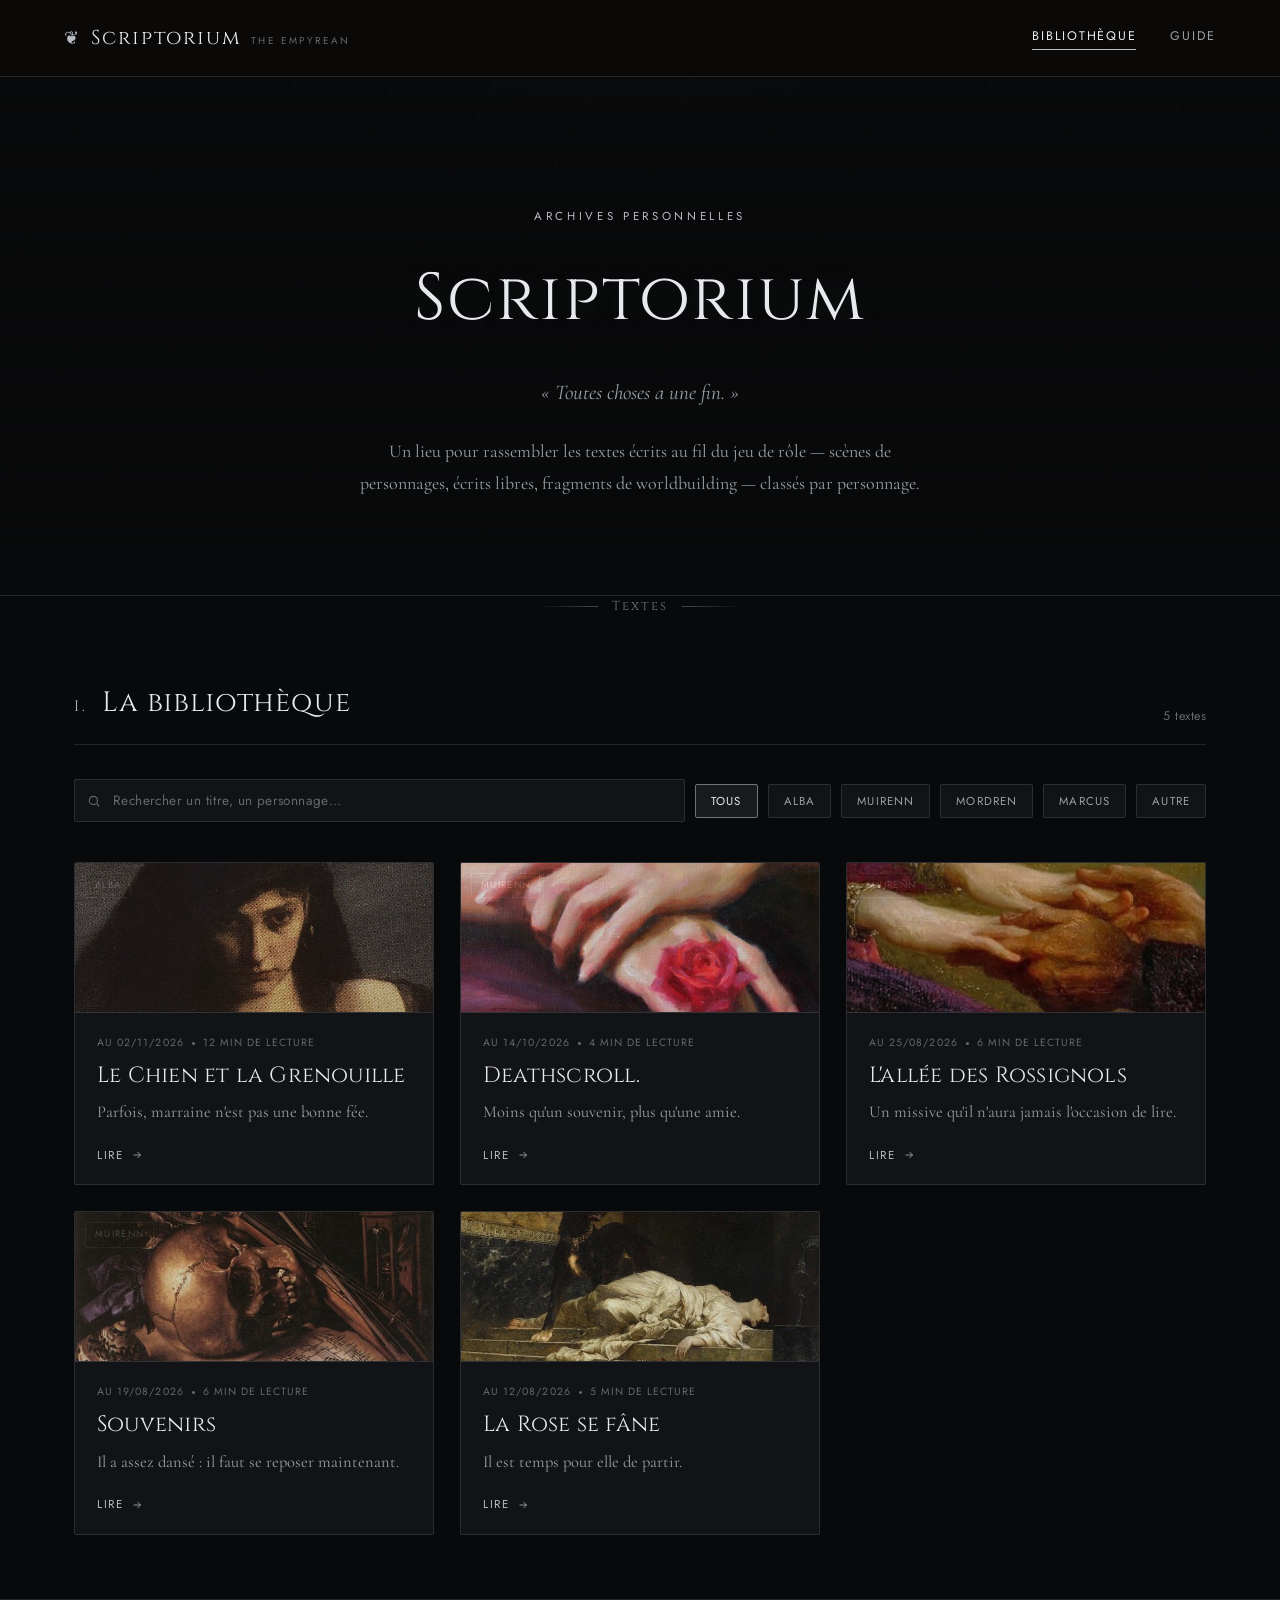
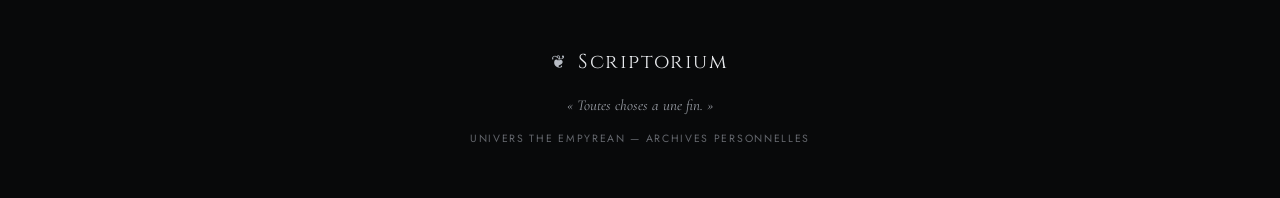
<file: index.html>
<!DOCTYPE html>
<html lang="fr">
<head>
<meta charset="UTF-8">
<meta name="viewport" content="width=device-width, initial-scale=1.0">
<title>Scriptorium — Bibliothèque d'écrits</title>
<meta name="description" content="Archives, textes et écrits libres de l'univers The Empyrean.">
<link rel="preconnect" href="https://fonts.googleapis.com">
<link rel="preconnect" href="https://fonts.gstatic.com" crossorigin>
<link href="https://fonts.googleapis.com/css2?family=Cinzel:wght@400;500;600&family=Cormorant+Garamond:ital,wght@0,400;0,500;0,600;1,400&family=Jost:wght@400;500&display=swap" rel="stylesheet">
<link rel="stylesheet" href="style.css">
</head>
<body>

<header class="site-header">
  <a class="brand" href="index.html">
    <span class="brand-mark">❦</span>
    Scriptorium
    <small>The&nbsp;Empyrean</small>
  </a>
  <nav class="site-nav">
    <a href="index.html" class="active">Bibliothèque</a>
    <a href="guide.html">Guide</a>
  </nav>
</header>

<section class="hero">
  <div class="hero-inner">
    <div class="hero-kicker">Archives personnelles</div>
    <h1>Scriptorium</h1>
    <p class="hero-epigraph">Toutes choses a une fin.</p>
    <p class="hero-lede">Un lieu pour rassembler les textes écrits au fil du jeu de rôle — scènes de personnages, écrits libres, fragments de worldbuilding — classés par personnage.</p>
  </div>
</section>

<div class="ornament"><span>Textes</span></div>

<main class="section">
  <div class="section-head">
    <h2><span class="num">I.</span> La bibliothèque</h2>
    <span class="section-note" id="result-count"></span>
  </div>

  <div class="filters">
    <div class="search-wrap">
      <svg viewBox="0 0 24 24" fill="none" stroke="currentColor" stroke-width="2"><circle cx="11" cy="11" r="7"/><path d="M21 21l-4.35-4.35"/></svg>
      <input type="text" id="search-input" placeholder="Rechercher un titre, un personnage…">
    </div>
    <div id="tag-filters" style="display:flex; flex-wrap:wrap; gap:10px;"></div>
  </div>

  <div class="text-grid" id="text-grid"></div>
</main>

<footer class="site-footer">
  <a class="brand" href="index.html">
    <span class="brand-mark">❦</span>
    Scriptorium
  </a>
  <p class="foot-quote">« Toutes choses a une fin. »</p>
  <p class="foot-credit">Univers The Empyrean — Archives personnelles</p>
</footer>

<script src="data/textes.js"></script>
<script src="script.js"></script>
</body>
</html>
</file>
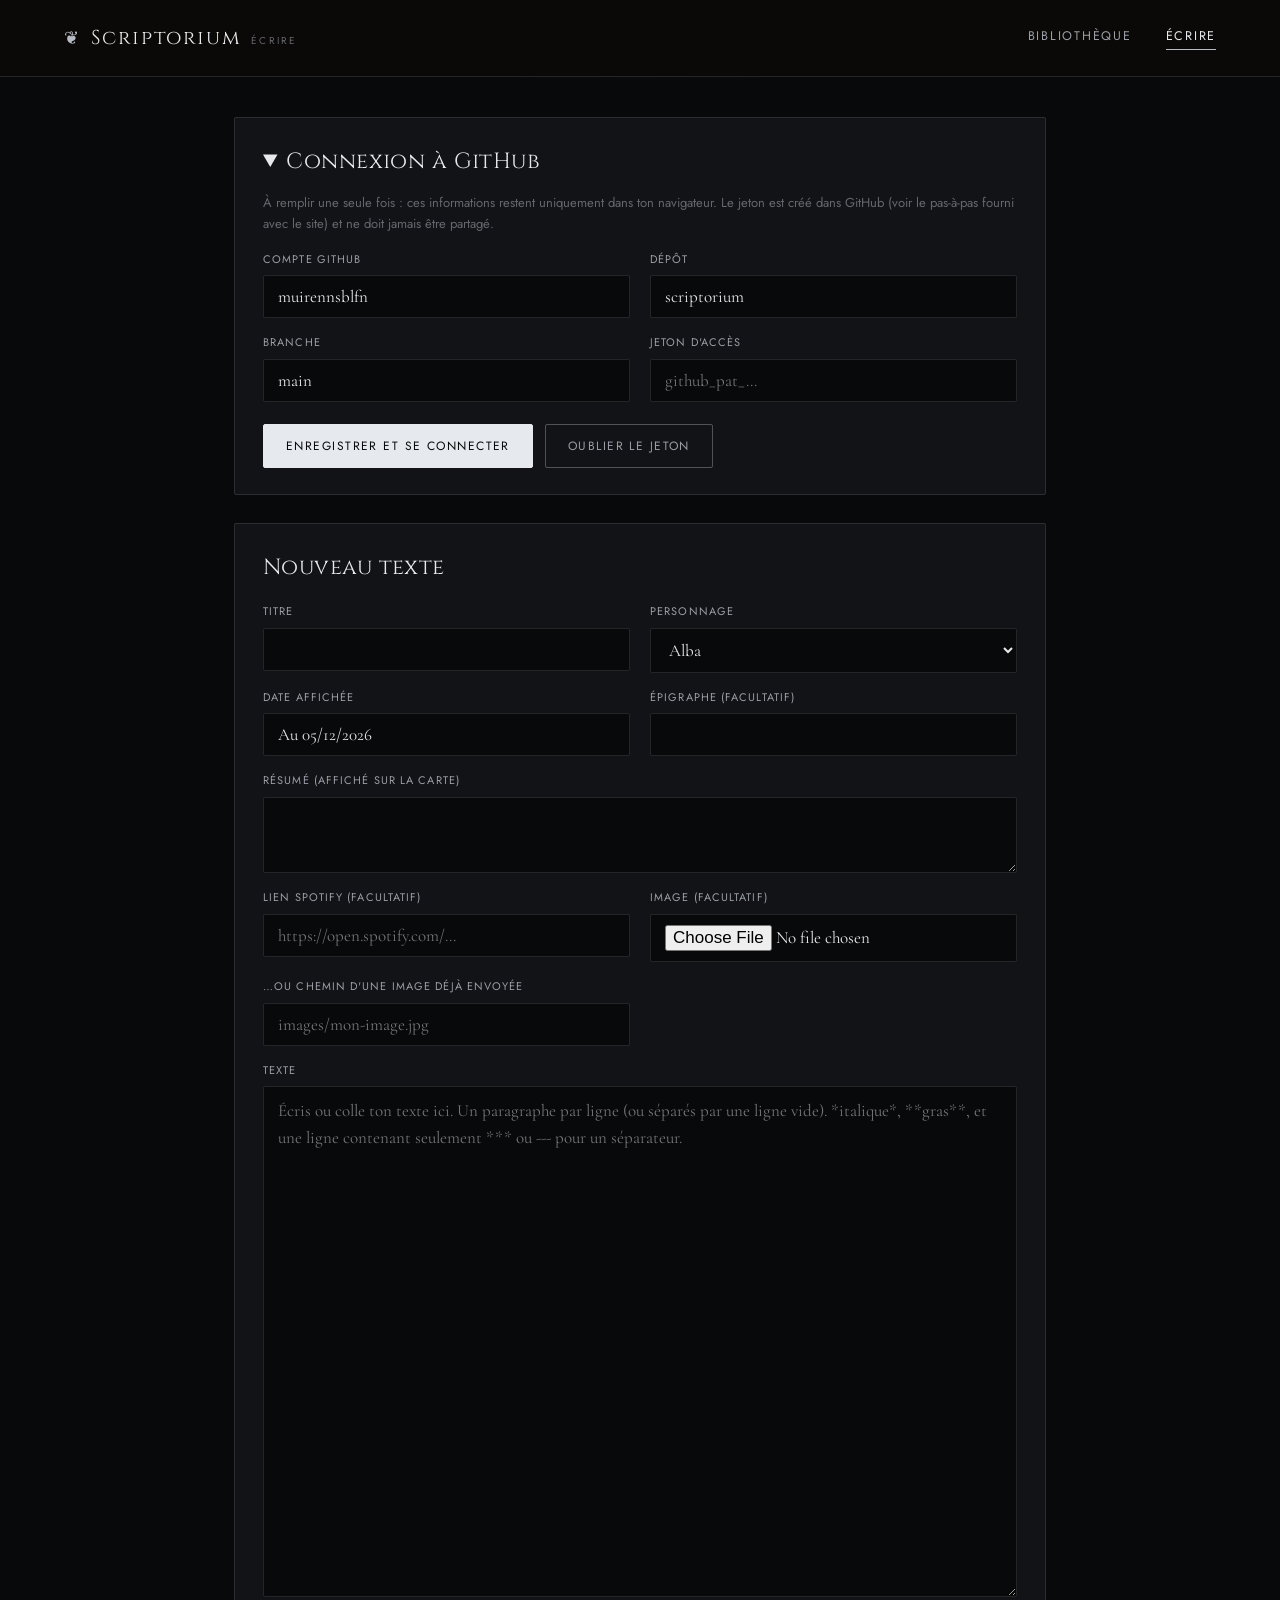
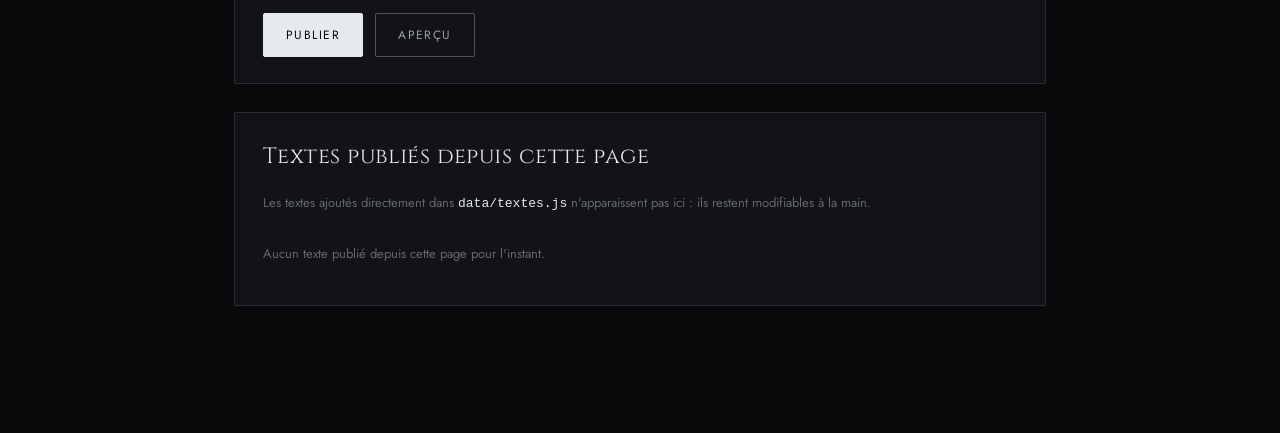
<file: admin.html>
<!DOCTYPE html>
<html lang="fr">
<head>
<meta charset="UTF-8">
<meta name="viewport" content="width=device-width, initial-scale=1.0">
<meta name="robots" content="noindex, nofollow">
<title>Écrire — Scriptorium</title>
<link rel="preconnect" href="https://fonts.googleapis.com">
<link rel="preconnect" href="https://fonts.gstatic.com" crossorigin>
<link href="https://fonts.googleapis.com/css2?family=Cinzel:wght@400;500;600&family=Cormorant+Garamond:ital,wght@0,400;0,500;0,600;1,400&family=Jost:wght@400;500&display=swap" rel="stylesheet">
<link rel="stylesheet" href="style.css">
<link rel="stylesheet" href="admin.css">
</head>
<body>

<header class="site-header">
  <a class="brand" href="index.html">
    <span class="brand-mark">❦</span>
    Scriptorium
    <small>Écrire</small>
  </a>
  <nav class="site-nav">
    <a href="index.html">Bibliothèque</a>
    <a href="admin.html" class="active">Écrire</a>
  </nav>
</header>

<main class="admin">

  <div id="status" class="status" role="status"></div>

  <!-- Connexion -->
  <details class="panel" id="settings-panel" open>
    <summary>Connexion à GitHub</summary>
    <p class="hint">À remplir une seule fois : ces informations restent uniquement dans ton navigateur. Le jeton est créé dans GitHub (voir le pas-à-pas fourni avec le site) et ne doit jamais être partagé.</p>
    <div class="grid-2">
      <label>Compte GitHub<input type="text" id="cfg-owner" value="muirennsblfn"></label>
      <label>Dépôt<input type="text" id="cfg-repo" value="scriptorium"></label>
      <label>Branche<input type="text" id="cfg-branch" value="main"></label>
      <label>Jeton d'accès<input type="password" id="cfg-token" placeholder="github_pat_..." autocomplete="off"></label>
    </div>
    <div class="actions">
      <button type="button" class="btn" id="btn-connect">Enregistrer et se connecter</button>
      <button type="button" class="btn btn-ghost" id="btn-forget">Oublier le jeton</button>
    </div>
  </details>

  <!-- Éditeur -->
  <section class="panel" id="editor">
    <h2 id="editor-title">Nouveau texte</h2>

    <div class="grid-2">
      <label>Titre<input type="text" id="f-titre"></label>
      <label>Personnage
        <select id="f-perso">
          <option>Alba</option><option>Muirenn</option><option>Mordren</option><option>Marcus</option><option>Autre</option>
        </select>
      </label>
      <label>Date affichée<input type="text" id="f-date"></label>
      <label>Épigraphe (facultatif)<input type="text" id="f-epigraphe"></label>
    </div>

    <label>Résumé (affiché sur la carte)<textarea id="f-resume" rows="2"></textarea></label>

    <div class="grid-2">
      <label>Lien Spotify (facultatif)<input type="text" id="f-spotify" placeholder="https://open.spotify.com/..."></label>
      <label>Image (facultatif)<input type="file" id="f-image-file" accept="image/*"></label>
    </div>
    <div class="grid-2">
      <label>…ou chemin d'une image déjà envoyée<input type="text" id="f-image" placeholder="images/mon-image.jpg"></label>
      <div id="image-preview" class="image-preview"></div>
    </div>

    <label>Texte
      <textarea id="f-texte" rows="18" placeholder="Écris ou colle ton texte ici. Un paragraphe par ligne (ou séparés par une ligne vide). *italique*, **gras**, et une ligne contenant seulement *** ou --- pour un séparateur."></textarea>
    </label>

    <div class="actions">
      <button type="button" class="btn" id="btn-publish">Publier</button>
      <button type="button" class="btn btn-ghost" id="btn-preview">Aperçu</button>
      <button type="button" class="btn btn-ghost" id="btn-cancel" hidden>Annuler la modification</button>
    </div>

    <div id="preview" class="preview" hidden></div>
  </section>

  <!-- Liste -->
  <section class="panel">
    <h2>Textes publiés depuis cette page</h2>
    <p class="hint">Les textes ajoutés directement dans <code>data/textes.js</code> n'apparaissent pas ici : ils restent modifiables à la main.</p>
    <ul id="items" class="items"></ul>
  </section>

</main>

<script src="admin.js"></script>
</body>
</html>
</file>
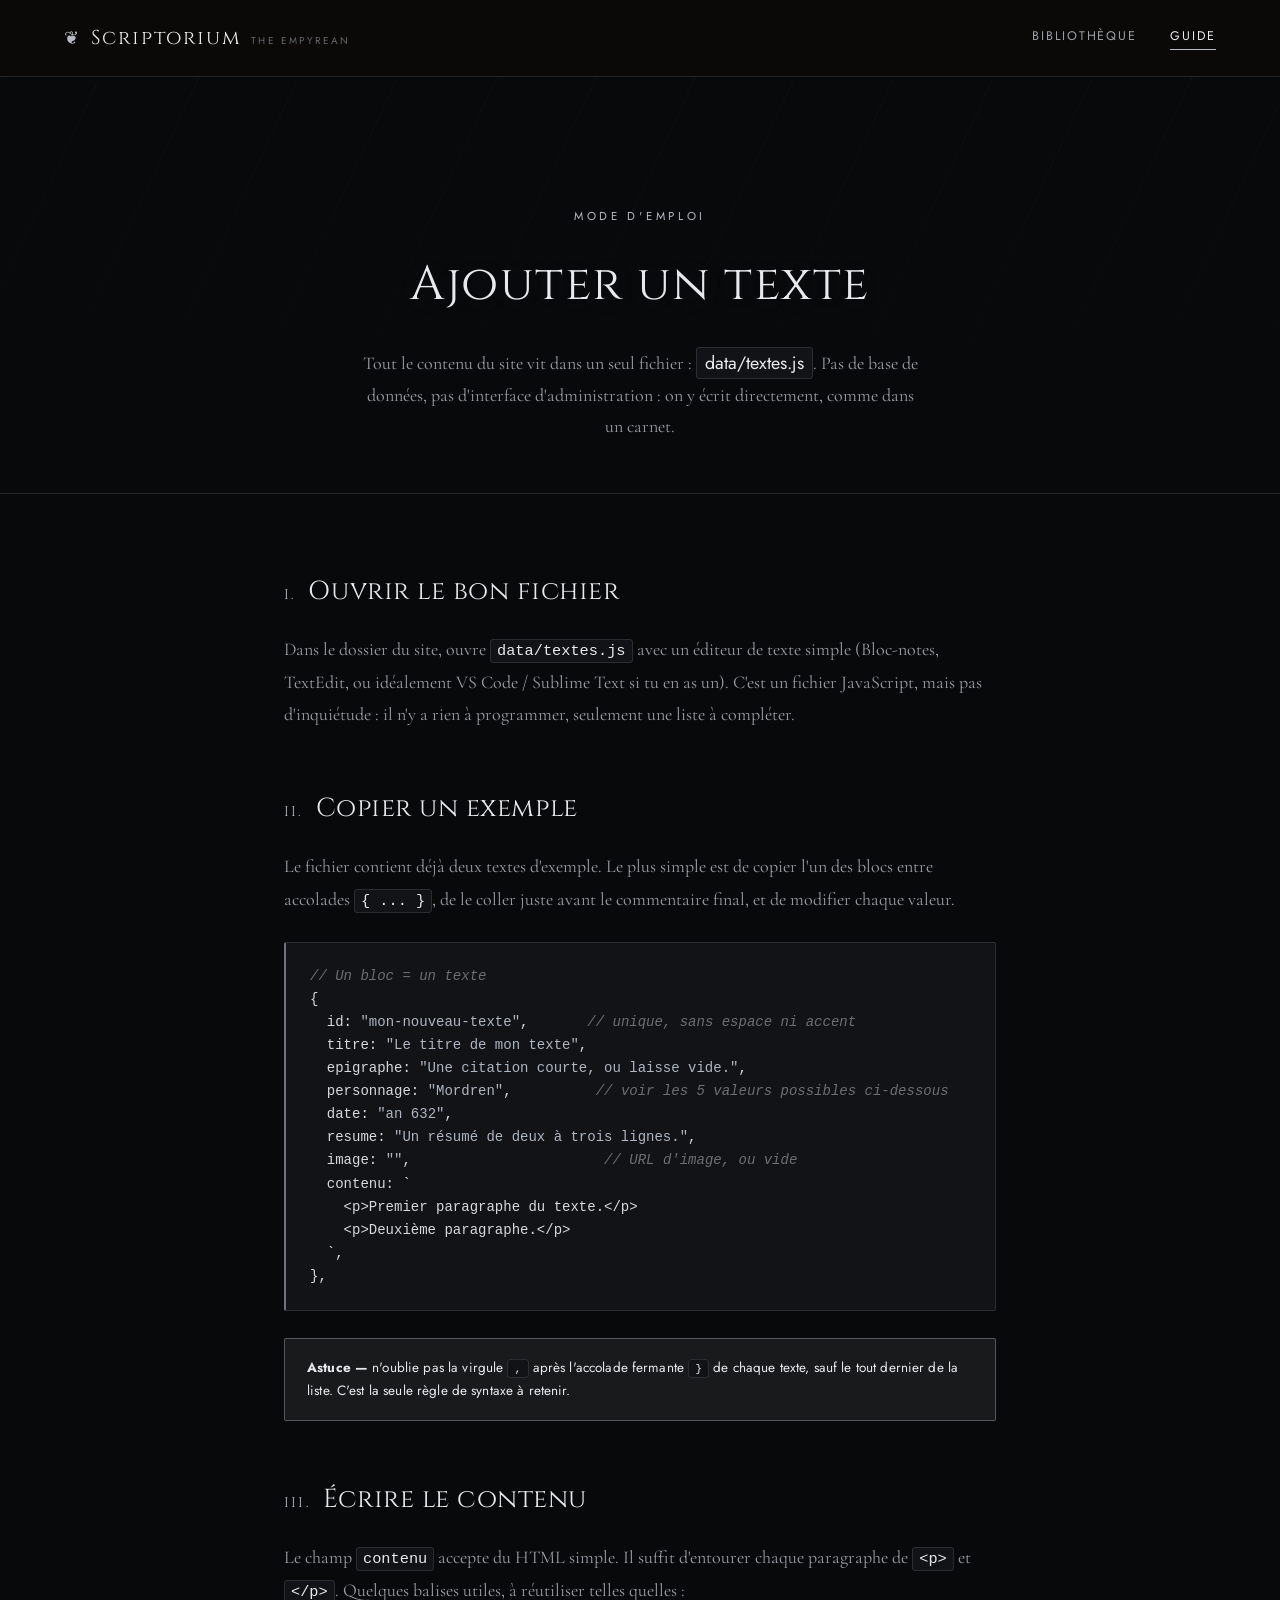
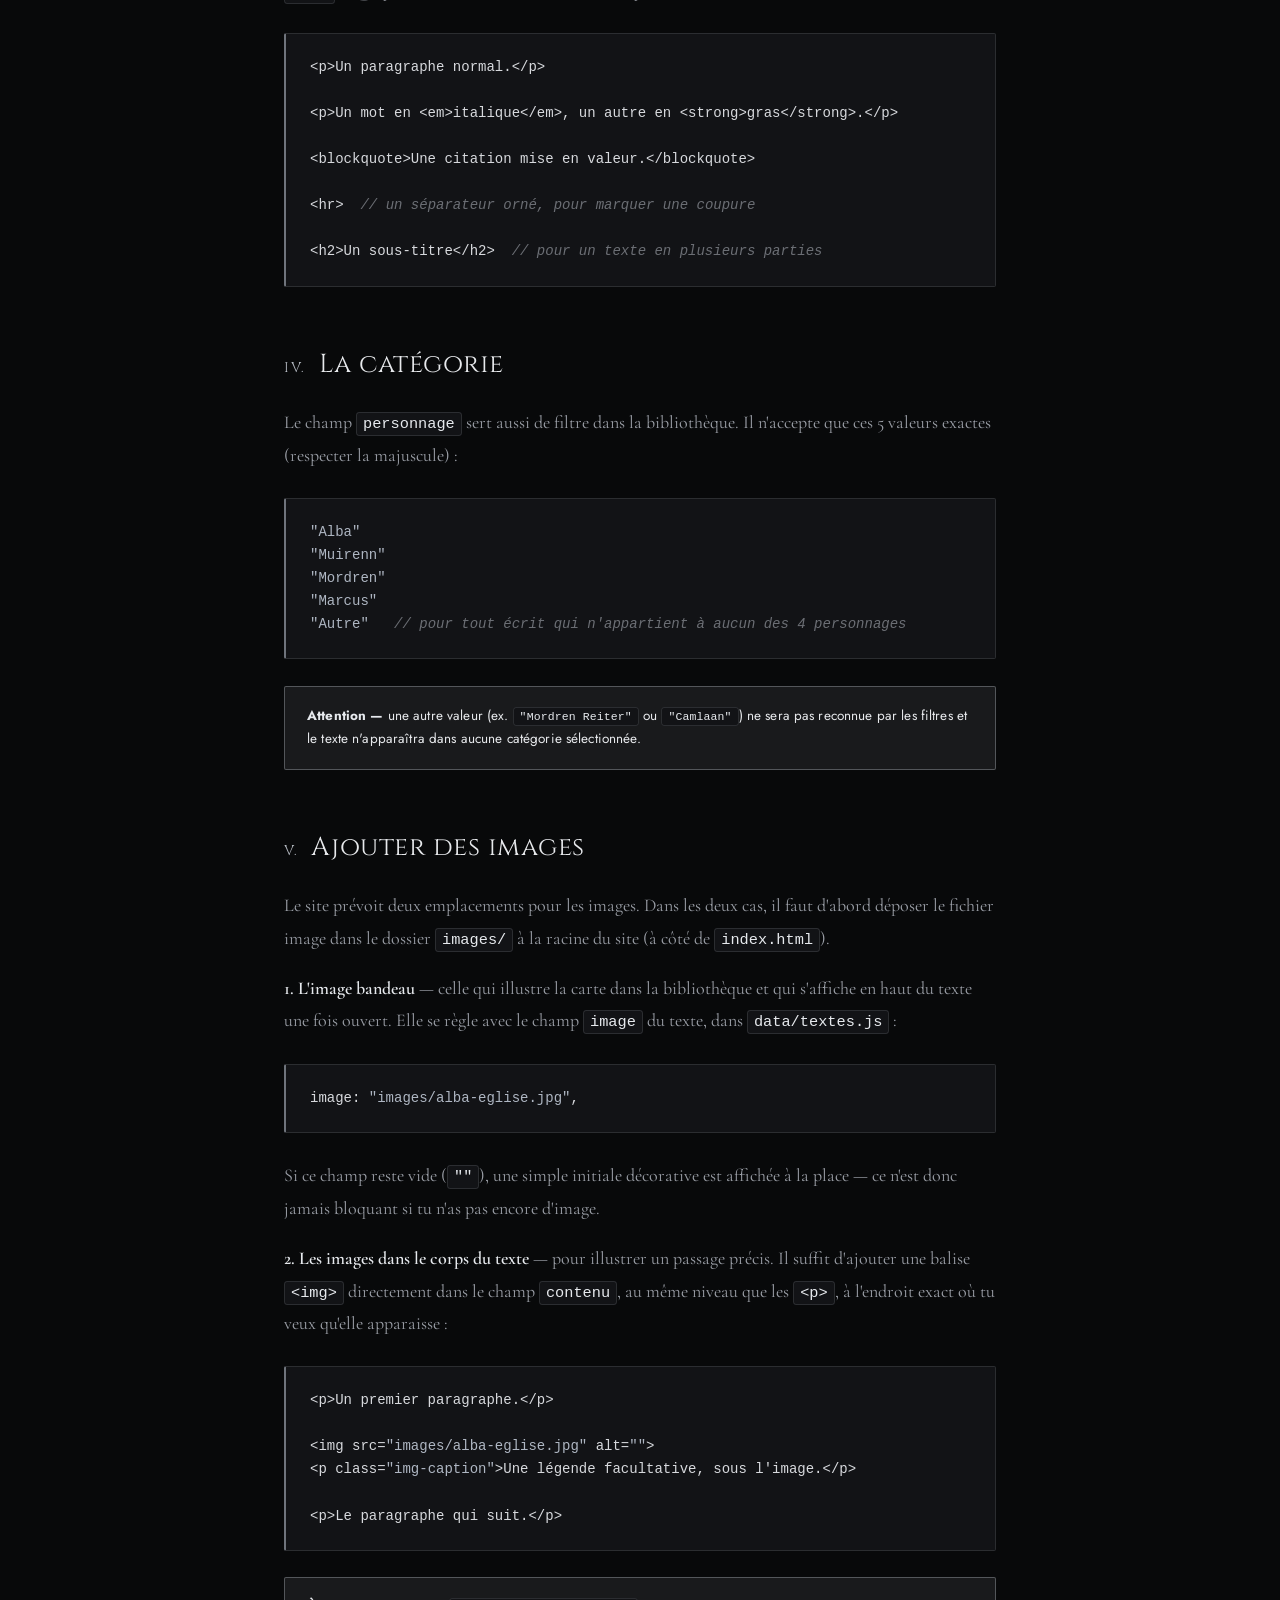
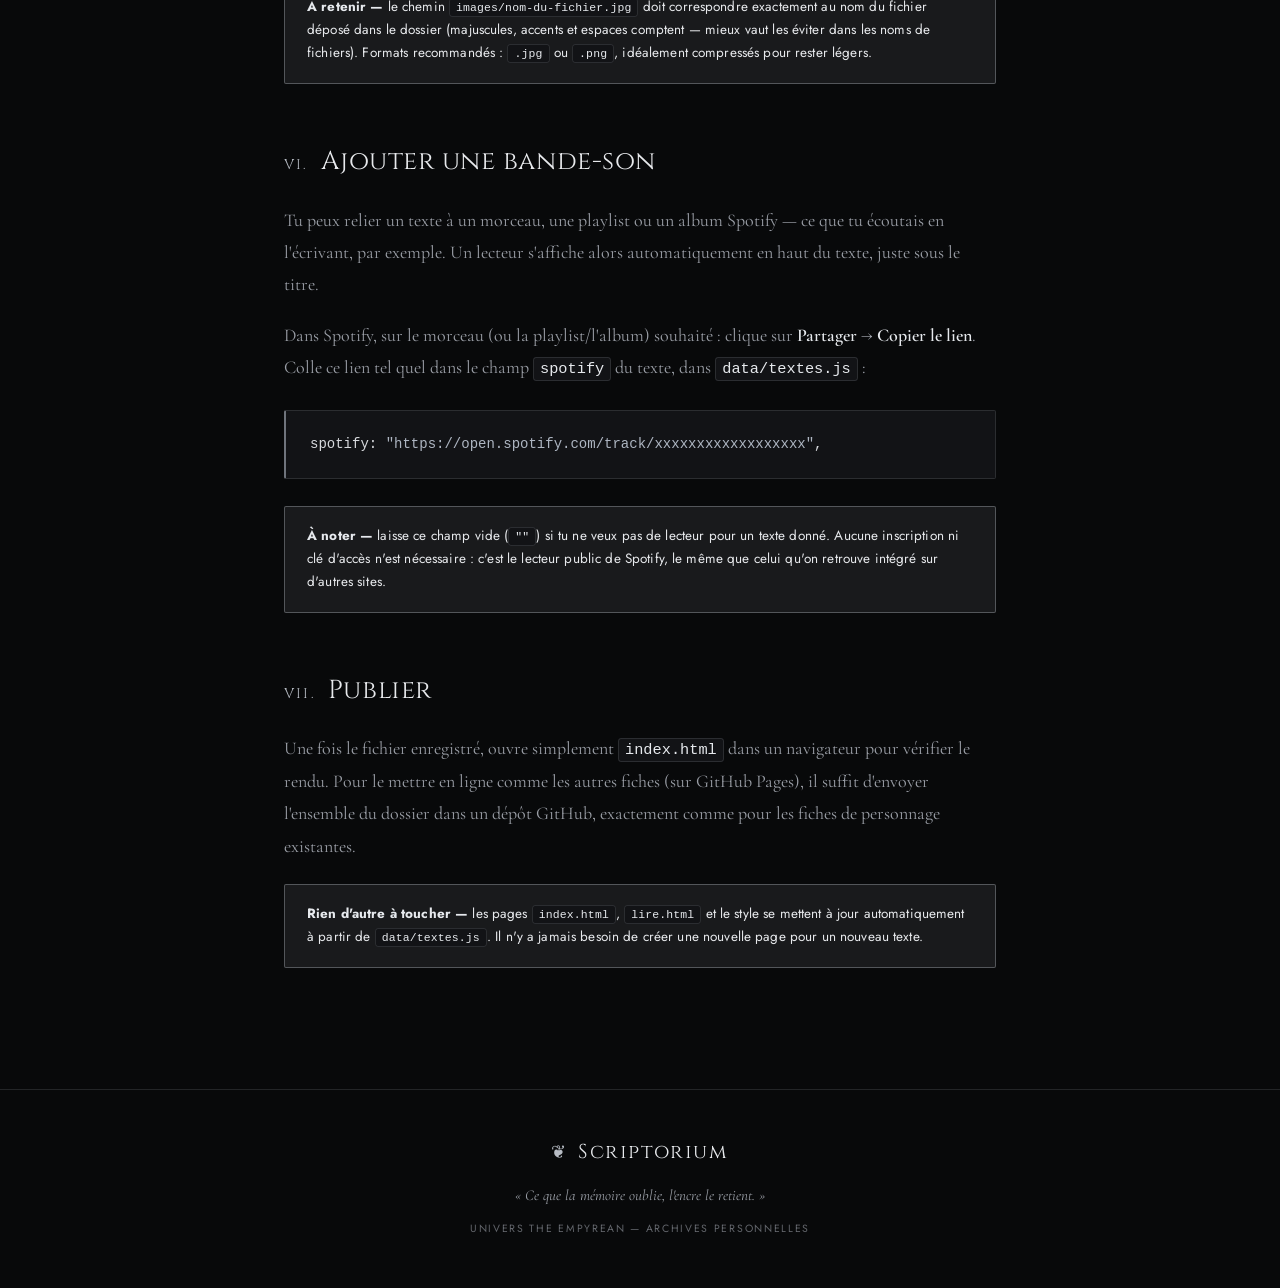
<file: guide.html>
<!DOCTYPE html>
<html lang="fr">
<head>
<meta charset="UTF-8">
<meta name="viewport" content="width=device-width, initial-scale=1.0">
<title>Guide — Scriptorium</title>
<link rel="preconnect" href="https://fonts.googleapis.com">
<link rel="preconnect" href="https://fonts.gstatic.com" crossorigin>
<link href="https://fonts.googleapis.com/css2?family=Cinzel:wght@400;500;600&family=Cormorant+Garamond:ital,wght@0,400;0,500;0,600;1,400&family=Jost:wght@400;500&display=swap" rel="stylesheet">
<link rel="stylesheet" href="style.css">
</head>
<body>

<header class="site-header">
  <a class="brand" href="index.html">
    <span class="brand-mark">❦</span>
    Scriptorium
    <small>The&nbsp;Empyrean</small>
  </a>
  <nav class="site-nav">
    <a href="index.html">Bibliothèque</a>
    <a href="guide.html" class="active">Guide</a>
  </nav>
</header>

<section class="hero" style="padding-bottom:50px;">
  <div class="hero-inner">
    <div class="hero-kicker">Mode d'emploi</div>
    <h1 style="font-size:clamp(32px,5vw,48px);">Ajouter un texte</h1>
    <p class="hero-lede">Tout le contenu du site vit dans un seul fichier : <code style="font-family:var(--font-ui); background:var(--bg-card); border:1px solid var(--border); padding:2px 8px; border-radius:3px; color:var(--accent-bright);">data/textes.js</code>. Pas de base de données, pas d'interface d'administration : on y écrit directement, comme dans un carnet.</p>
  </div>
</section>

<main class="guide-body">

  <h2><span class="num">I.</span> Ouvrir le bon fichier</h2>
  <p>Dans le dossier du site, ouvre <code>data/textes.js</code> avec un éditeur de texte simple (Bloc-notes, TextEdit, ou idéalement VS Code / Sublime Text si tu en as un). C'est un fichier JavaScript, mais pas d'inquiétude : il n'y a rien à programmer, seulement une liste à compléter.</p>

  <h2><span class="num">II.</span> Copier un exemple</h2>
  <p>Le fichier contient déjà deux textes d'exemple. Le plus simple est de copier l'un des blocs entre accolades <code>{ ... }</code>, de le coller juste avant le commentaire final, et de modifier chaque valeur.</p>

  <div class="code-block"><pre><span class="cm">// Un bloc = un texte</span>
{
  id: <span class="str">"mon-nouveau-texte"</span>,       <span class="cm">// unique, sans espace ni accent</span>
  titre: <span class="str">"Le titre de mon texte"</span>,
  epigraphe: <span class="str">"Une citation courte, ou laisse vide."</span>,
  personnage: <span class="str">"Mordren"</span>,          <span class="cm">// voir les 5 valeurs possibles ci-dessous</span>
  date: <span class="str">"an 632"</span>,
  resume: <span class="str">"Un résumé de deux à trois lignes."</span>,
  image: <span class="str">""</span>,                       <span class="cm">// URL d'image, ou vide</span>
  contenu: <span class="key">`</span>
    &lt;p&gt;Premier paragraphe du texte.&lt;/p&gt;
    &lt;p&gt;Deuxième paragraphe.&lt;/p&gt;
  <span class="key">`</span>,
},</pre></div>

  <div class="callout"><strong>Astuce —</strong> n'oublie pas la virgule <code>,</code> après l'accolade fermante <code>}</code> de chaque texte, sauf le tout dernier de la liste. C'est la seule règle de syntaxe à retenir.</div>

  <h2><span class="num">III.</span> Écrire le contenu</h2>
  <p>Le champ <code>contenu</code> accepte du HTML simple. Il suffit d'entourer chaque paragraphe de <code>&lt;p&gt;</code> et <code>&lt;/p&gt;</code>. Quelques balises utiles, à réutiliser telles quelles :</p>

  <div class="code-block"><pre>&lt;p&gt;Un paragraphe normal.&lt;/p&gt;

&lt;p&gt;Un mot en &lt;em&gt;italique&lt;/em&gt;, un autre en &lt;strong&gt;gras&lt;/strong&gt;.&lt;/p&gt;

&lt;blockquote&gt;Une citation mise en valeur.&lt;/blockquote&gt;

&lt;hr&gt;  <span class="cm">// un séparateur orné, pour marquer une coupure</span>

&lt;h2&gt;Un sous-titre&lt;/h2&gt;  <span class="cm">// pour un texte en plusieurs parties</span></pre></div>

  <h2><span class="num">IV.</span> La catégorie</h2>
  <p>Le champ <code>personnage</code> sert aussi de filtre dans la bibliothèque. Il n'accepte que ces 5 valeurs exactes (respecter la majuscule) :</p>
  <div class="code-block"><pre><span class="str">"Alba"</span>
<span class="str">"Muirenn"</span>
<span class="str">"Mordren"</span>
<span class="str">"Marcus"</span>
<span class="str">"Autre"</span>   <span class="cm">// pour tout écrit qui n'appartient à aucun des 4 personnages</span></pre></div>
  <div class="callout"><strong>Attention —</strong> une autre valeur (ex. <code>"Mordren Reiter"</code> ou <code>"Camlaan"</code>) ne sera pas reconnue par les filtres et le texte n'apparaîtra dans aucune catégorie sélectionnée.</div>

  <h2><span class="num">V.</span> Ajouter des images</h2>
  <p>Le site prévoit deux emplacements pour les images. Dans les deux cas, il faut d'abord déposer le fichier image dans le dossier <code>images/</code> à la racine du site (à côté de <code>index.html</code>).</p>

  <p><strong style="color:var(--accent-bright); font-weight:600;">1. L'image bandeau</strong> — celle qui illustre la carte dans la bibliothèque et qui s'affiche en haut du texte une fois ouvert. Elle se règle avec le champ <code>image</code> du texte, dans <code>data/textes.js</code> :</p>

  <div class="code-block"><pre>image: <span class="str">"images/alba-eglise.jpg"</span>,</pre></div>

  <p>Si ce champ reste vide (<code>""</code>), une simple initiale décorative est affichée à la place — ce n'est donc jamais bloquant si tu n'as pas encore d'image.</p>

  <p><strong style="color:var(--accent-bright); font-weight:600;">2. Les images dans le corps du texte</strong> — pour illustrer un passage précis. Il suffit d'ajouter une balise <code>&lt;img&gt;</code> directement dans le champ <code>contenu</code>, au même niveau que les <code>&lt;p&gt;</code>, à l'endroit exact où tu veux qu'elle apparaisse :</p>

  <div class="code-block"><pre>&lt;p&gt;Un premier paragraphe.&lt;/p&gt;

&lt;img src=<span class="str">"images/alba-eglise.jpg"</span> alt=<span class="str">""</span>&gt;
&lt;p class=<span class="str">"img-caption"</span>&gt;Une légende facultative, sous l'image.&lt;/p&gt;

&lt;p&gt;Le paragraphe qui suit.&lt;/p&gt;</pre></div>

  <div class="callout"><strong>À retenir —</strong> le chemin <code>images/nom-du-fichier.jpg</code> doit correspondre exactement au nom du fichier déposé dans le dossier (majuscules, accents et espaces comptent — mieux vaut les éviter dans les noms de fichiers). Formats recommandés : <code>.jpg</code> ou <code>.png</code>, idéalement compressés pour rester légers.</div>

  <h2><span class="num">VI.</span> Ajouter une bande-son</h2>
  <p>Tu peux relier un texte à un morceau, une playlist ou un album Spotify — ce que tu écoutais en l'écrivant, par exemple. Un lecteur s'affiche alors automatiquement en haut du texte, juste sous le titre.</p>

  <p>Dans Spotify, sur le morceau (ou la playlist/l'album) souhaité : clique sur <strong style="color:var(--accent-bright); font-weight:600;">Partager</strong> → <strong style="color:var(--accent-bright); font-weight:600;">Copier le lien</strong>. Colle ce lien tel quel dans le champ <code>spotify</code> du texte, dans <code>data/textes.js</code> :</p>

  <div class="code-block"><pre>spotify: <span class="str">"https://open.spotify.com/track/xxxxxxxxxxxxxxxxxx"</span>,</pre></div>

  <div class="callout"><strong>À noter —</strong> laisse ce champ vide (<code>""</code>) si tu ne veux pas de lecteur pour un texte donné. Aucune inscription ni clé d'accès n'est nécessaire : c'est le lecteur public de Spotify, le même que celui qu'on retrouve intégré sur d'autres sites.</div>

  <h2><span class="num">VII.</span> Publier</h2>
  <p>Une fois le fichier enregistré, ouvre simplement <code>index.html</code> dans un navigateur pour vérifier le rendu. Pour le mettre en ligne comme les autres fiches (sur GitHub Pages), il suffit d'envoyer l'ensemble du dossier dans un dépôt GitHub, exactement comme pour les fiches de personnage existantes.</p>

  <div class="callout"><strong>Rien d'autre à toucher —</strong> les pages <code>index.html</code>, <code>lire.html</code> et le style se mettent à jour automatiquement à partir de <code>data/textes.js</code>. Il n'y a jamais besoin de créer une nouvelle page pour un nouveau texte.</div>

</main>

<footer class="site-footer">
  <a class="brand" href="index.html">
    <span class="brand-mark">❦</span>
    Scriptorium
  </a>
  <p class="foot-quote">« Ce que la mémoire oublie, l'encre le retient. »</p>
  <p class="foot-credit">Univers The Empyrean — Archives personnelles</p>
</footer>

</body>
</html>
</file>
<file: style.css>
/* ==========================================================================
   Scriptorium — feuille de style
   Univers The Empyrean — bibliothèque d'écrits
   ========================================================================== */

:root {
  /* Palette */
  --bg: #08090a;
  --bg-soft: #0d0e10;
  --bg-card: #121316;
  --bg-elevated: #191b1e;
  --border: rgba(196, 201, 209, 0.14);
  --border-strong: rgba(196, 201, 209, 0.34);

  --text: #e7e9ec;
  --text-muted: #9a9ea6;
  --text-faint: #64676d;

  --accent: #b7bcc4;
  --accent-bright: #e6e9ed;
  --accent-deep: #6f747c;
  --accent-wash: rgba(196, 201, 209, 0.09);

  --font-display: "Cinzel", "Times New Roman", serif;
  --font-body: "Cormorant Garamond", "EB Garamond", Georgia, serif;
  --font-ui: "Jost", "Segoe UI", sans-serif;

  --shadow-soft: 0 20px 60px -20px rgba(0, 0, 0, 0.7);
  --radius: 2px;
}

* {
  box-sizing: border-box;
}

html {
  scroll-behavior: smooth;
}

body {
  margin: 0;
  background:
    radial-gradient(ellipse 900px 500px at 50% -10%, rgba(196, 201, 209, 0.06), transparent 60%),
    var(--bg);
  color: var(--text);
  font-family: var(--font-body);
  font-size: 19px;
  line-height: 1.6;
  -webkit-font-smoothing: antialiased;
}

img {
  max-width: 100%;
  display: block;
}

a {
  color: inherit;
  text-decoration: none;
}

::selection {
  background: var(--accent-deep);
  color: #0c0a08;
}

/* Barre de progression de lecture (optionnelle, injectée en JS) */
.progress-bar {
  position: fixed;
  top: 0;
  left: 0;
  height: 2px;
  width: 0%;
  background: linear-gradient(90deg, var(--accent-deep), var(--accent-bright));
  z-index: 200;
  transition: width 0.1s linear;
}

/* ---------- Textures & ornements ---------- */

.ornament {
  display: flex;
  align-items: center;
  justify-content: center;
  gap: 14px;
  color: var(--accent-deep);
  margin: 0 auto;
  user-select: none;
}

.ornament::before,
.ornament::after {
  content: "";
  height: 1px;
  width: 60px;
  background: linear-gradient(90deg, transparent, var(--border-strong));
}

.ornament::after {
  background: linear-gradient(90deg, var(--border-strong), transparent);
}

.ornament span {
  font-family: var(--font-display);
  font-size: 13px;
  letter-spacing: 0.15em;
}

/* ---------- En-tête / navigation ---------- */

.site-header {
  position: sticky;
  top: 0;
  z-index: 100;
  display: flex;
  align-items: center;
  justify-content: space-between;
  padding: 22px clamp(20px, 5vw, 64px);
  background: rgba(12, 10, 8, 0.86);
  backdrop-filter: blur(10px);
  border-bottom: 1px solid var(--border);
}

.brand {
  display: flex;
  align-items: baseline;
  gap: 10px;
  font-family: var(--font-display);
  letter-spacing: 0.08em;
  font-size: 20px;
  color: var(--text);
}

.brand .brand-mark {
  color: var(--accent);
  font-size: 18px;
}

.brand small {
  font-family: var(--font-ui);
  font-size: 10px;
  letter-spacing: 0.22em;
  color: var(--text-faint);
  text-transform: uppercase;
  font-weight: 400;
}

.site-nav {
  display: flex;
  gap: clamp(16px, 3vw, 34px);
  font-family: var(--font-ui);
  font-size: 12.5px;
  letter-spacing: 0.14em;
  text-transform: uppercase;
}

.site-nav a {
  position: relative;
  color: var(--text-muted);
  padding-bottom: 4px;
  transition: color 0.25s ease;
}

.site-nav a::after {
  content: "";
  position: absolute;
  left: 0;
  bottom: 0;
  height: 1px;
  width: 0;
  background: var(--accent);
  transition: width 0.3s ease;
}

.site-nav a:hover,
.site-nav a.active {
  color: var(--accent-bright);
}

.site-nav a:hover::after,
.site-nav a.active::after {
  width: 100%;
}

/* ---------- Hero ---------- */

.hero {
  position: relative;
  padding: clamp(64px, 12vw, 130px) 24px clamp(56px, 9vw, 96px);
  text-align: center;
  overflow: hidden;
  border-bottom: 1px solid var(--border);
}

.hero::before {
  content: "";
  position: absolute;
  inset: 0;
  background:
    linear-gradient(180deg, rgba(12, 10, 8, 0) 0%, var(--bg) 92%),
    repeating-linear-gradient(115deg, rgba(196, 201, 209, 0.02) 0px, rgba(196, 201, 209, 0.02) 1px, transparent 1px, transparent 90px);
  pointer-events: none;
}

.hero-inner {
  position: relative;
  max-width: 760px;
  margin: 0 auto;
}

.hero-kicker {
  font-family: var(--font-ui);
  font-size: 11.5px;
  letter-spacing: 0.32em;
  text-transform: uppercase;
  color: var(--accent);
  margin-bottom: 22px;
}

.hero h1 {
  font-family: var(--font-display);
  font-weight: 400;
  font-size: clamp(38px, 6.4vw, 66px);
  letter-spacing: 0.03em;
  margin: 0 0 24px;
  color: var(--text);
  text-shadow: 0 2px 30px rgba(196, 201, 209, 0.1);
}

.hero-epigraph {
  font-style: italic;
  color: var(--text-muted);
  font-size: clamp(17px, 2.4vw, 21px);
  max-width: 520px;
  margin: 0 auto 28px;
  line-height: 1.5;
}

.hero-epigraph::before {
  content: "« ";
}
.hero-epigraph::after {
  content: " »";
}

.hero-lede {
  color: var(--text-muted);
  font-size: 18px;
  line-height: 1.75;
  max-width: 560px;
  margin: 0 auto;
}

/* ---------- Sections génériques ---------- */

.section {
  max-width: 1180px;
  margin: 0 auto;
  padding: 64px 24px;
}

.section-head {
  display: flex;
  align-items: flex-end;
  justify-content: space-between;
  gap: 20px;
  flex-wrap: wrap;
  margin-bottom: 34px;
  border-bottom: 1px solid var(--border);
  padding-bottom: 18px;
}

.section-head h2 {
  font-family: var(--font-display);
  font-weight: 400;
  font-size: 28px;
  letter-spacing: 0.03em;
  margin: 0;
  display: flex;
  align-items: baseline;
  gap: 14px;
}

.section-head h2 .num {
  font-size: 15px;
  color: var(--accent);
  letter-spacing: 0.2em;
}

.section-note {
  font-family: var(--font-ui);
  font-size: 12.5px;
  color: var(--text-faint);
  letter-spacing: 0.04em;
}

/* ---------- Filtres ---------- */

.filters {
  display: flex;
  flex-wrap: wrap;
  gap: 10px;
  align-items: center;
  margin-bottom: 40px;
}

.filters .search-wrap {
  position: relative;
  flex: 1 1 240px;
  min-width: 220px;
}

.filters .search-wrap input {
  width: 100%;
  background: var(--bg-card);
  border: 1px solid var(--border);
  color: var(--text);
  font-family: var(--font-ui);
  font-size: 13.5px;
  letter-spacing: 0.03em;
  padding: 11px 16px 11px 38px;
  border-radius: var(--radius);
  outline: none;
  transition: border-color 0.25s ease;
}

.filters .search-wrap input::placeholder {
  color: var(--text-faint);
}

.filters .search-wrap input:focus {
  border-color: var(--border-strong);
}

.filters .search-wrap svg {
  position: absolute;
  left: 13px;
  top: 50%;
  transform: translateY(-50%);
  width: 14px;
  height: 14px;
  stroke: var(--text-faint);
}

.tag-pill {
  font-family: var(--font-ui);
  font-size: 11.5px;
  letter-spacing: 0.1em;
  text-transform: uppercase;
  color: var(--text-muted);
  background: var(--bg-card);
  border: 1px solid var(--border);
  padding: 8px 15px;
  border-radius: var(--radius);
  cursor: pointer;
  transition: all 0.22s ease;
  white-space: nowrap;
}

.tag-pill:hover {
  border-color: var(--border-strong);
  color: var(--accent-bright);
}

.tag-pill.active {
  background: var(--accent-wash);
  border-color: var(--accent-deep);
  color: var(--accent-bright);
}

/* ---------- Grille de textes ---------- */

.text-grid {
  display: grid;
  grid-template-columns: repeat(auto-fill, minmax(300px, 1fr));
  gap: 26px;
}

.text-card {
  position: relative;
  display: flex;
  flex-direction: column;
  background: var(--bg-card);
  border: 1px solid var(--border);
  border-radius: var(--radius);
  overflow: hidden;
  transition: transform 0.3s ease, border-color 0.3s ease, box-shadow 0.3s ease;
}

.text-card:hover {
  transform: translateY(-4px);
  border-color: var(--border-strong);
  box-shadow: var(--shadow-soft);
}

.text-card-media {
  position: relative;
  height: 150px;
  background: linear-gradient(150deg, var(--bg-elevated), var(--bg-card));
  display: flex;
  align-items: center;
  justify-content: center;
  border-bottom: 1px solid var(--border);
  overflow: hidden;
}

.text-card-media img {
  width: 100%;
  height: 100%;
  object-fit: cover;
  opacity: 0.82;
  transition: transform 0.5s ease, opacity 0.3s ease;
}

.text-card:hover .text-card-media img {
  transform: scale(1.06);
  opacity: 1;
}

.text-card-media .monogram {
  font-family: var(--font-display);
  font-size: 34px;
  color: var(--accent-deep);
  letter-spacing: 0.05em;
  opacity: 0.7;
}

.text-card-type {
  position: absolute;
  top: 10px;
  left: 10px;
  font-family: var(--font-ui);
  font-size: 9.5px;
  letter-spacing: 0.14em;
  text-transform: uppercase;
  color: var(--accent-bright);
  background: rgba(12, 10, 8, 0.72);
  border: 1px solid var(--border-strong);
  padding: 4px 9px;
  border-radius: var(--radius);
}

.text-card-body {
  padding: 22px 22px 20px;
  display: flex;
  flex-direction: column;
  gap: 10px;
  flex: 1;
}

.text-card-meta {
  font-family: var(--font-ui);
  font-size: 10.5px;
  letter-spacing: 0.1em;
  text-transform: uppercase;
  color: var(--text-faint);
  display: flex;
  gap: 8px;
  align-items: center;
}

.text-card-meta .dot {
  width: 3px;
  height: 3px;
  border-radius: 50%;
  background: var(--text-faint);
}

.text-card h3 {
  font-family: var(--font-display);
  font-weight: 400;
  font-size: 22px;
  letter-spacing: 0.01em;
  margin: 0;
  line-height: 1.3;
  color: var(--text);
  transition: color 0.25s ease;
}

.text-card:hover h3 {
  color: var(--accent-bright);
}

.text-card .excerpt {
  color: var(--text-muted);
  font-size: 16.5px;
  line-height: 1.55;
  margin: 0;
  flex: 1;
}

.text-card-tags {
  display: flex;
  flex-wrap: wrap;
  gap: 6px;
  margin-top: 6px;
}

.mini-tag {
  font-family: var(--font-ui);
  font-size: 9.5px;
  letter-spacing: 0.08em;
  text-transform: uppercase;
  color: var(--text-faint);
  border: 1px solid var(--border);
  padding: 3px 8px;
  border-radius: var(--radius);
}

.text-card-read {
  margin-top: 10px;
  font-family: var(--font-ui);
  font-size: 11.5px;
  letter-spacing: 0.14em;
  text-transform: uppercase;
  color: var(--accent);
  display: flex;
  align-items: center;
  gap: 8px;
}

.text-card-read svg {
  width: 12px;
  height: 12px;
  stroke: var(--accent);
  transition: transform 0.25s ease;
}

.text-card:hover .text-card-read svg {
  transform: translateX(4px);
}

.empty-state {
  grid-column: 1 / -1;
  text-align: center;
  padding: 70px 20px;
  color: var(--text-faint);
  font-family: var(--font-ui);
  font-size: 13px;
  letter-spacing: 0.06em;
  border: 1px dashed var(--border);
  border-radius: var(--radius);
}

/* ---------- Lecteur ---------- */

.reader-header {
  max-width: 720px;
  margin: 0 auto;
  padding: clamp(50px, 8vw, 90px) 24px 40px;
  text-align: center;
  border-bottom: 1px solid var(--border);
}

.back-link {
  display: inline-flex;
  align-items: center;
  gap: 8px;
  font-family: var(--font-ui);
  font-size: 12px;
  letter-spacing: 0.12em;
  text-transform: uppercase;
  color: var(--text-muted);
  margin-bottom: 30px;
  transition: color 0.25s ease;
}

.back-link:hover {
  color: var(--accent-bright);
}

.back-link svg {
  width: 12px;
  height: 12px;
  stroke: currentColor;
}

.reader-meta-row {
  display: flex;
  justify-content: center;
  flex-wrap: wrap;
  gap: 10px;
  margin-bottom: 22px;
}

.reader-header h1 {
  font-family: var(--font-display);
  font-weight: 400;
  font-size: clamp(32px, 5.4vw, 50px);
  letter-spacing: 0.02em;
  margin: 0 0 18px;
}

.reader-epigraph {
  font-style: italic;
  color: var(--text-muted);
  font-size: 18px;
  margin-bottom: 22px;
}

.reader-info {
  font-family: var(--font-ui);
  font-size: 11.5px;
  letter-spacing: 0.1em;
  text-transform: uppercase;
  color: var(--text-faint);
  display: flex;
  justify-content: center;
  gap: 10px;
  flex-wrap: wrap;
}

.reader-info .dot {
  width: 3px;
  height: 3px;
  border-radius: 50%;
  background: var(--text-faint);
  align-self: center;
}

.reader-audio {
  max-width: 420px;
  margin: 40px auto 0;
  padding: 0 24px;
}

.reader-audio-label {
  font-family: var(--font-ui);
  font-size: 11px;
  letter-spacing: 0.14em;
  text-transform: uppercase;
  color: var(--text-faint);
  text-align: center;
  margin: 0 0 12px;
}

.reader-audio-label::before {
  content: "♪ ";
  color: var(--accent-deep);
}

.reader-audio-inner {
  background: var(--bg-card);
  border: 1px solid var(--border);
  border-radius: 12px;
  padding: 12px;
  box-shadow: var(--shadow-soft);
}

.reader-audio iframe {
  border-radius: 8px;
  display: block;
  width: 100%;
}

.reader-banner {
  max-width: 980px;
  margin: 40px auto 0;
  padding: 0 24px;
}

.reader-banner img {
  width: 100%;
  max-height: 420px;
  object-fit: cover;
  border: 1px solid var(--border);
}

.reader-body {
  max-width: 680px;
  margin: 0 auto;
  padding: 56px 24px 40px;
  font-size: 20px;
  line-height: 1.85;
  color: var(--text);
}

.reader-body p {
  margin: 0 0 1.5em;
  text-align: justify;
  text-justify: inter-word;
  hyphens: auto;
  -webkit-hyphens: auto;
}

.reader-body p:first-of-type::first-letter {
  font-family: var(--font-display);
  font-size: 3.4em;
  float: left;
  line-height: 0.8;
  padding: 0.08em 0.09em 0 0;
  color: var(--accent);
}

.reader-body h2,
.reader-body h3 {
  font-family: var(--font-display);
  font-weight: 400;
  letter-spacing: 0.02em;
  color: var(--text);
  margin: 1.6em 0 0.7em;
}

.reader-body blockquote {
  margin: 2em 0;
  padding: 4px 0 4px 24px;
  border-left: 2px solid var(--accent-deep);
  font-style: italic;
  color: var(--text-muted);
}

.reader-body strong {
  color: var(--accent-bright);
  font-weight: 600;
}

.reader-body img {
  width: 100%;
  margin: 2.2em 0;
  border: 1px solid var(--border);
}

.reader-body img + .img-caption {
  margin-top: -1.6em;
}

.reader-body .img-caption {
  text-align: center;
  font-style: normal;
  font-family: var(--font-ui);
  font-size: 12px;
  letter-spacing: 0.06em;
  color: var(--text-faint);
  margin-bottom: 2.2em;
}

.reader-body hr {
  border: none;
  text-align: center;
  margin: 2.4em 0;
}

.reader-body hr::after {
  content: "❧";
  color: var(--accent-deep);
  font-size: 18px;
}

.reader-footer {
  max-width: 680px;
  margin: 0 auto;
  padding: 30px 24px 90px;
  display: flex;
  justify-content: space-between;
  gap: 20px;
  border-top: 1px solid var(--border);
}

.reader-nav-link {
  font-family: var(--font-ui);
  font-size: 12px;
  letter-spacing: 0.08em;
  text-transform: uppercase;
  color: var(--text-muted);
  display: flex;
  flex-direction: column;
  gap: 6px;
  max-width: 45%;
  transition: color 0.25s ease;
}

.reader-nav-link:hover {
  color: var(--accent-bright);
}

.reader-nav-link.next {
  text-align: right;
  align-items: flex-end;
  margin-left: auto;
}

.reader-nav-link .label {
  color: var(--accent-deep);
  font-size: 10.5px;
}

.reader-nav-link .title {
  font-family: var(--font-display);
  font-size: 16px;
  letter-spacing: 0.01em;
  text-transform: none;
  color: inherit;
}

/* ---------- Guide ---------- */

.guide-body {
  max-width: 760px;
  margin: 0 auto;
  padding: 20px 24px 100px;
}

.guide-body h2 {
  font-family: var(--font-display);
  font-weight: 400;
  font-size: 26px;
  letter-spacing: 0.02em;
  margin: 2.2em 0 0.8em;
  display: flex;
  align-items: baseline;
  gap: 12px;
}

.guide-body h2 .num {
  color: var(--accent);
  font-size: 14px;
  letter-spacing: 0.16em;
}

.guide-body p,
.guide-body li {
  color: var(--text-muted);
  font-size: 18px;
  line-height: 1.8;
}

.guide-body code {
  font-family: "Courier New", monospace;
  background: var(--bg-card);
  border: 1px solid var(--border);
  padding: 2px 6px;
  border-radius: 3px;
  color: var(--accent-bright);
  font-size: 0.85em;
}

.code-block {
  background: var(--bg-card);
  border: 1px solid var(--border);
  border-left: 2px solid var(--accent-deep);
  padding: 22px 24px;
  overflow-x: auto;
  margin: 1.4em 0;
  border-radius: var(--radius);
}

.code-block pre {
  margin: 0;
  font-family: "Courier New", monospace;
  font-size: 14px;
  line-height: 1.65;
  color: #d7d9dd;
  white-space: pre;
}

.code-block .cm { color: #6b6e74; font-style: italic; }
.code-block .str { color: #aeb6c2; }
.code-block .key { color: var(--accent-bright); }

.callout {
  background: var(--accent-wash);
  border: 1px solid var(--border-strong);
  border-radius: var(--radius);
  padding: 18px 22px;
  margin: 1.6em 0;
  font-family: var(--font-ui);
  font-size: 13.5px;
  letter-spacing: 0.01em;
  color: var(--text);
  line-height: 1.7;
}

.callout strong {
  color: var(--accent-bright);
}

/* ---------- Pied de page ---------- */

.site-footer {
  border-top: 1px solid var(--border);
  padding: 46px 24px 40px;
  text-align: center;
}

.site-footer .brand {
  justify-content: center;
  margin-bottom: 10px;
}

.site-footer .foot-quote {
  font-style: italic;
  color: var(--text-muted);
  font-size: 15px;
  margin-bottom: 14px;
}

.site-footer .foot-credit {
  font-family: var(--font-ui);
  font-size: 10.5px;
  letter-spacing: 0.16em;
  text-transform: uppercase;
  color: var(--text-faint);
}

/* ---------- Utilitaires ---------- */

.fade-in {
  animation: fadeIn 0.5s ease both;
}

@keyframes fadeIn {
  from { opacity: 0; transform: translateY(10px); }
  to { opacity: 1; transform: translateY(0); }
}

@media (max-width: 640px) {
  .site-header { padding: 18px 18px; }
  .site-nav { gap: 14px; font-size: 11px; }
  .section { padding: 46px 16px; }
  .reader-body { font-size: 18px; }
  .reader-footer { flex-direction: column; }
  .reader-nav-link.next { align-items: flex-start; text-align: left; margin-left: 0; }
  .reader-nav-link { max-width: 100%; }
}
</file>
<file: admin.css>
/* Scriptorium — page "Écrire" */

.admin {
  max-width: 860px;
  margin: 0 auto;
  padding: 40px 24px 100px;
}

.panel {
  background: var(--bg-card);
  border: 1px solid var(--border);
  border-radius: var(--radius);
  padding: 26px 28px;
  margin-bottom: 28px;
}

.panel h2,
.panel summary {
  font-family: var(--font-display);
  font-weight: 400;
  font-size: 22px;
  letter-spacing: 0.02em;
  margin: 0 0 18px;
  cursor: default;
}

.panel summary {
  cursor: pointer;
  margin-bottom: 0;
}

details[open] > summary {
  margin-bottom: 14px;
}

.hint {
  font-family: var(--font-ui);
  font-size: 13px;
  line-height: 1.6;
  color: var(--text-faint);
  margin: 0 0 16px;
}

.hint code {
  color: var(--accent-bright);
}

.admin label {
  display: block;
  font-family: var(--font-ui);
  font-size: 11px;
  letter-spacing: 0.1em;
  text-transform: uppercase;
  color: var(--text-muted);
  margin-bottom: 16px;
}

.admin input[type="text"],
.admin input[type="password"],
.admin input[type="file"],
.admin select,
.admin textarea {
  display: block;
  width: 100%;
  margin-top: 7px;
  background: var(--bg);
  border: 1px solid var(--border);
  border-radius: var(--radius);
  color: var(--text);
  font-family: var(--font-body);
  font-size: 17px;
  letter-spacing: 0;
  text-transform: none;
  padding: 10px 14px;
  outline: none;
  transition: border-color 0.25s ease;
}

.admin textarea {
  line-height: 1.6;
  resize: vertical;
}

.admin input:focus,
.admin select:focus,
.admin textarea:focus {
  border-color: var(--border-strong);
}

.grid-2 {
  display: grid;
  grid-template-columns: 1fr 1fr;
  gap: 0 20px;
}

.actions {
  display: flex;
  flex-wrap: wrap;
  gap: 12px;
  margin-top: 6px;
}

.btn {
  font-family: var(--font-ui);
  font-size: 12px;
  letter-spacing: 0.12em;
  text-transform: uppercase;
  color: var(--bg);
  background: var(--accent-bright);
  border: 1px solid var(--accent-bright);
  border-radius: var(--radius);
  padding: 12px 22px;
  cursor: pointer;
  transition: opacity 0.2s ease;
}

.btn:hover { opacity: 0.85; }
.btn:disabled { opacity: 0.4; cursor: wait; }

.btn-ghost {
  background: transparent;
  color: var(--text-muted);
  border-color: var(--border-strong);
}

.btn-small {
  padding: 7px 14px;
  font-size: 11px;
}

.status {
  display: none;
  font-family: var(--font-ui);
  font-size: 13.5px;
  line-height: 1.6;
  padding: 14px 18px;
  margin-bottom: 24px;
  border: 1px solid var(--border-strong);
  border-radius: var(--radius);
  background: var(--accent-wash);
  color: var(--text);
}

.status.show { display: block; }
.status.error { border-color: #a4453f; color: #e8b4af; background: rgba(164, 69, 63, 0.1); }
.status.ok { border-color: var(--accent); }

.image-preview img {
  max-height: 110px;
  border: 1px solid var(--border);
  margin-top: 4px;
}

.preview {
  margin-top: 30px;
  border-top: 1px solid var(--border);
  padding-top: 10px;
}

.preview .reader-body {
  padding-top: 20px;
}

.preview h3 {
  font-family: var(--font-display);
  font-weight: 400;
  font-size: 32px;
  text-align: center;
  margin: 24px 0 8px;
}

.preview .reader-epigraph {
  text-align: center;
}

.items {
  list-style: none;
  margin: 0;
  padding: 0;
}

.items li {
  display: flex;
  align-items: center;
  justify-content: space-between;
  gap: 16px;
  padding: 14px 0;
  border-bottom: 1px solid var(--border);
}

.items li:last-child { border-bottom: none; }

.items .it-title {
  font-family: var(--font-display);
  font-size: 18px;
}

.items .it-meta {
  font-family: var(--font-ui);
  font-size: 11px;
  letter-spacing: 0.1em;
  text-transform: uppercase;
  color: var(--text-faint);
  margin-top: 3px;
}

.items .it-actions {
  display: flex;
  gap: 8px;
  flex-shrink: 0;
}

.empty {
  color: var(--text-faint);
  font-family: var(--font-ui);
  font-size: 13px;
}

@media (max-width: 640px) {
  .grid-2 { grid-template-columns: 1fr; }
  .panel { padding: 22px 18px; }
}
</file>
